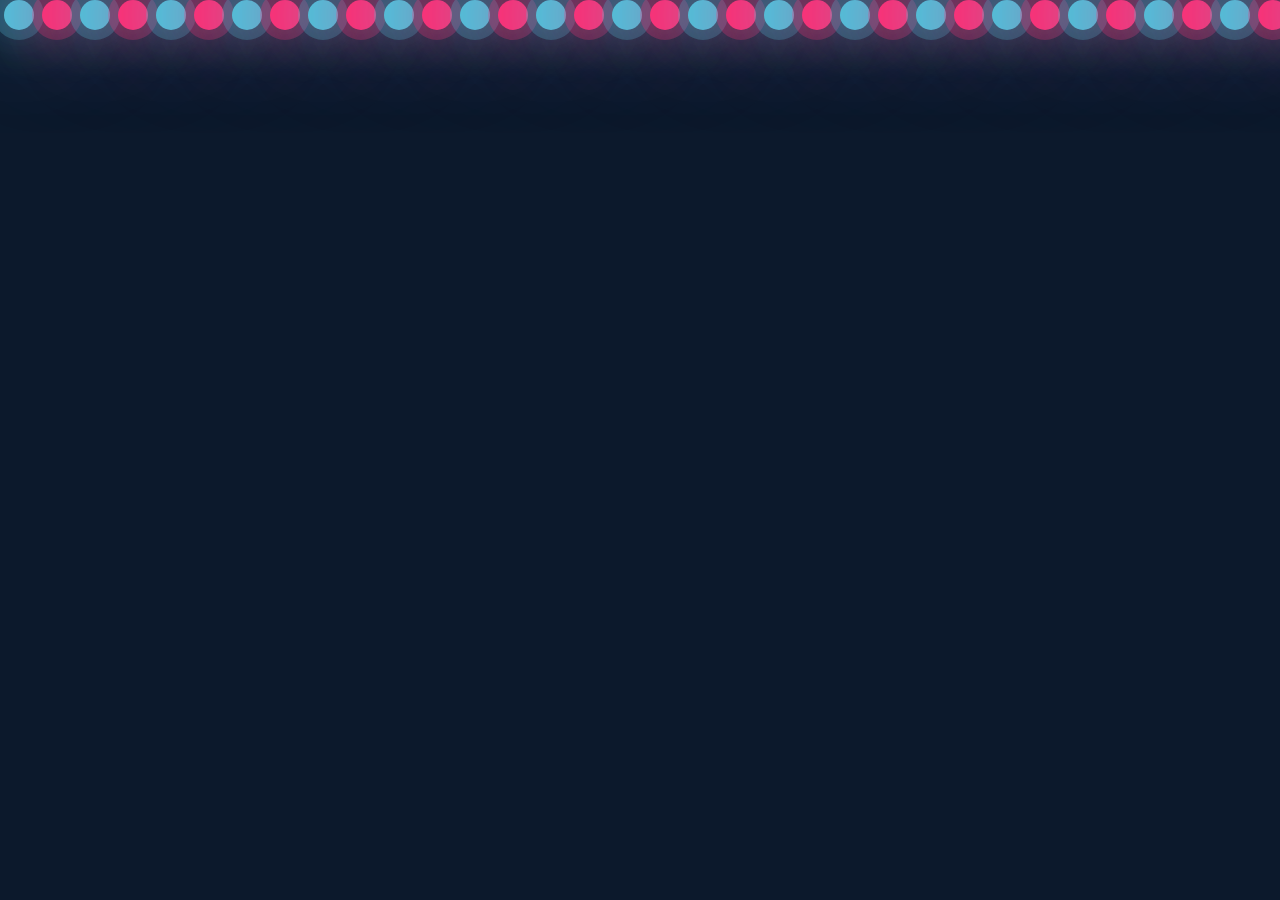
<file: CSSBubblesAnimation/index.html>
<!DOCTYPE html>
<html lang="en">
<head>
	<meta charset="UTF-8">
	<title>CSS Animation Effects</title>
	<link rel="stylesheet" href="style.css">
</head>
<body>
	<div class="container">
		<div class="bubbles">
			<span style="--i:11"></span>
			<span style="--i:12"></span>
			<span style="--i:24"></span>
			<span style="--i:10"></span>
			<span style="--i:14"></span>
			<span style="--i:23"></span>
			<span style="--i:18"></span>
			<span style="--i:16"></span>
			<span style="--i:19"></span>
			<span style="--i:20"></span>
			<span style="--i:22"></span>
			<span style="--i:25"></span>
			<span style="--i:18"></span>
			<span style="--i:21"></span>
			<span style="--i:13"></span>
			<span style="--i:15"></span>
			<span style="--i:26"></span>
			<span style="--i:17"></span>
			<span style="--i:13"></span>
			<span style="--i:28"></span>
			<span style="--i:11"></span>
			<span style="--i:12"></span>
			<span style="--i:24"></span>
			<span style="--i:10"></span>
			<span style="--i:14"></span>
			<span style="--i:23"></span>
			<span style="--i:18"></span>
			<span style="--i:16"></span>
			<span style="--i:19"></span>
			<span style="--i:20"></span>
			<span style="--i:22"></span>
			<span style="--i:25"></span>
			<span style="--i:18"></span>
			<span style="--i:21"></span>
			<span style="--i:13"></span>
			<span style="--i:15"></span>
			<span style="--i:26"></span>
			<span style="--i:17"></span>
			<span style="--i:13"></span>
			<span style="--i:28"></span>
		</div>
	</div>
</body>
</html>
</file>
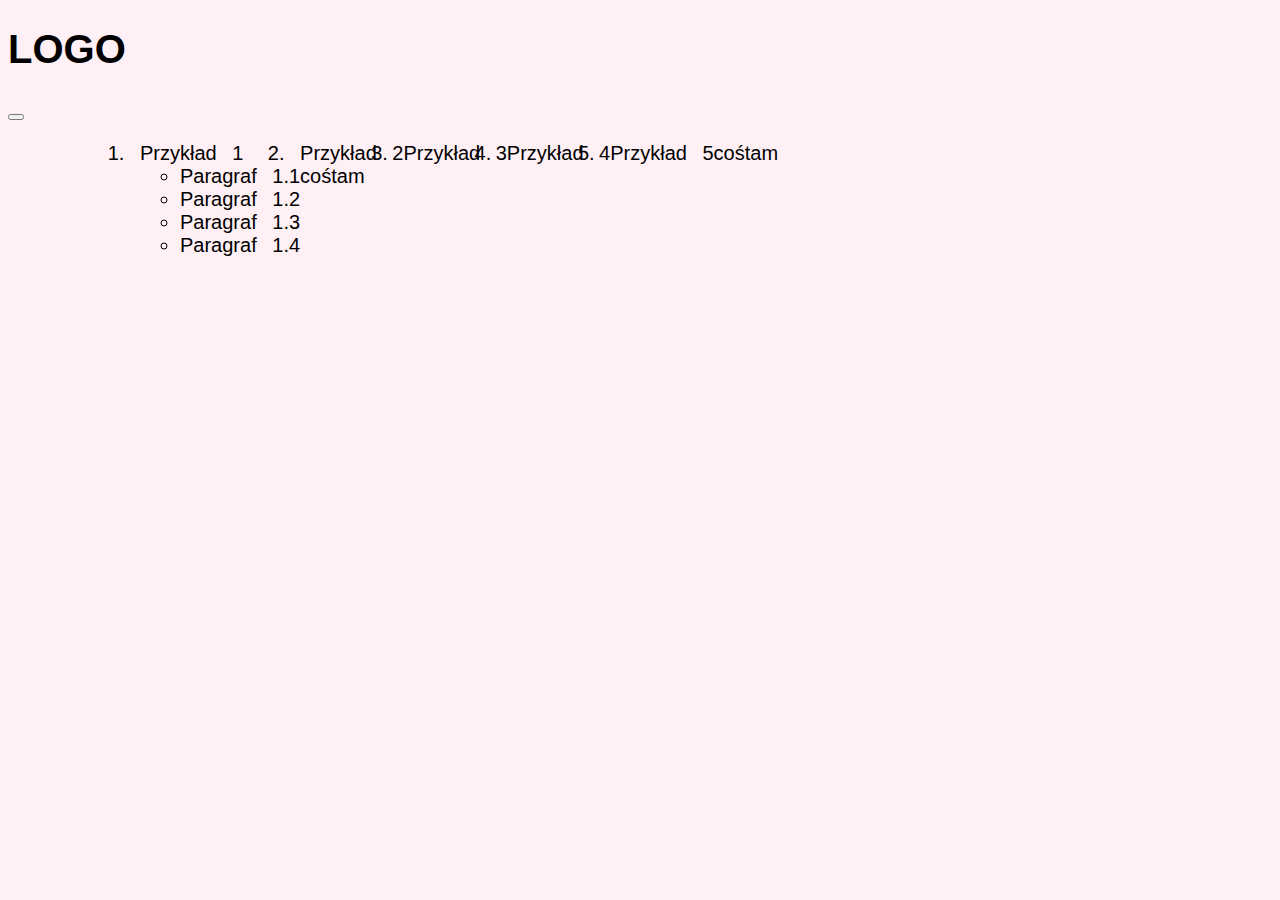
<file: Projekt 1/index.html>
<!DOCTYPE html>
<html lang="en">
<head>
    <meta charset="UTF-8">
    <meta http-equiv="X-UA-Compatible" content="IE=edge">
    <meta name="viewport" content="width=device-width, initial-scale=">
    <title>Strona testowa</title>

    <link rel="stylesheet" href="stylesheet.css">
</head>
<body>
    <header>
        <h1>LOGO</h1>
        <button type="color"></button>
    </header>

    <div id="navbar">
        <ol>
            <li>Przykład 1
                <ul>
                    <li>Paragraf 1.1</li>
                    <li>Paragraf 1.2</li>
                    <li>Paragraf 1.3</li>
                    <li>Paragraf 1.4</li>
                </ul>
            </li>
            
            <li>Przykład 2</li>
            <li>Przykład 3</li>
            <li>Przykład 4</li>
            <li>Przykład 5</li>
        </ol>
    </div>

    <div id="cointainer">

        <div id="left">
            cośtam
        </div>

        <main>
            cośtam
        </main>

        <div id="under">

        </div>
    </div>

    <footer>

    </footer>
</body>
</html>
</file>
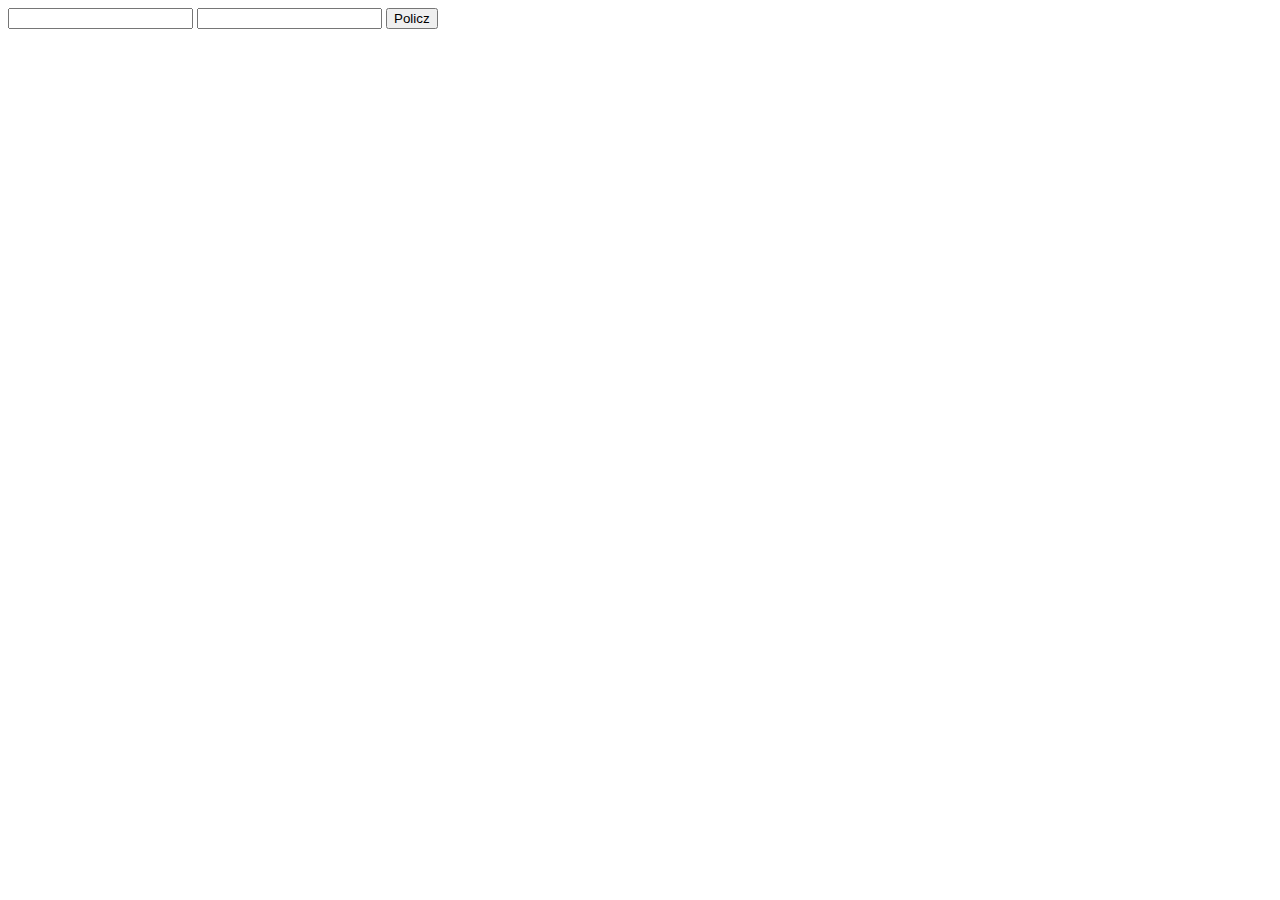
<file: JS/2 liczby pomiędzy/index.html>
<!DOCTYPE html>
<html lang="en">
<head>
    <meta charset="UTF-8">
    <script type="text/javascript">

    function wypisz() {
        var liczba1 = document.getElementById("pole1").value;
        var liczba2 = document.getElementById("pole2").value;
        var napis=""
        for (i=liczba1; i<=liczba2; i++) {
        napis = napis + i + " ";
        }
        for (i=liczba1; i>=liczba2; i--) {
        napis = napis + i + " ";
        }
        document.getElementById("wynik").innerHTML = napis;

        f (liczba1=liczba2) {
            document.getElementById("wynik")="Liczby mają tę samą wartość!"
        }
    }   

    </script>
</head>
<body>
    <input type="text" id="pole1">
    <input type="text" id="pole2">
    <input type="submit" value="Policz" onclick="wypisz()">
    <div id="wynik"></div>
</body>
</html>
</file>
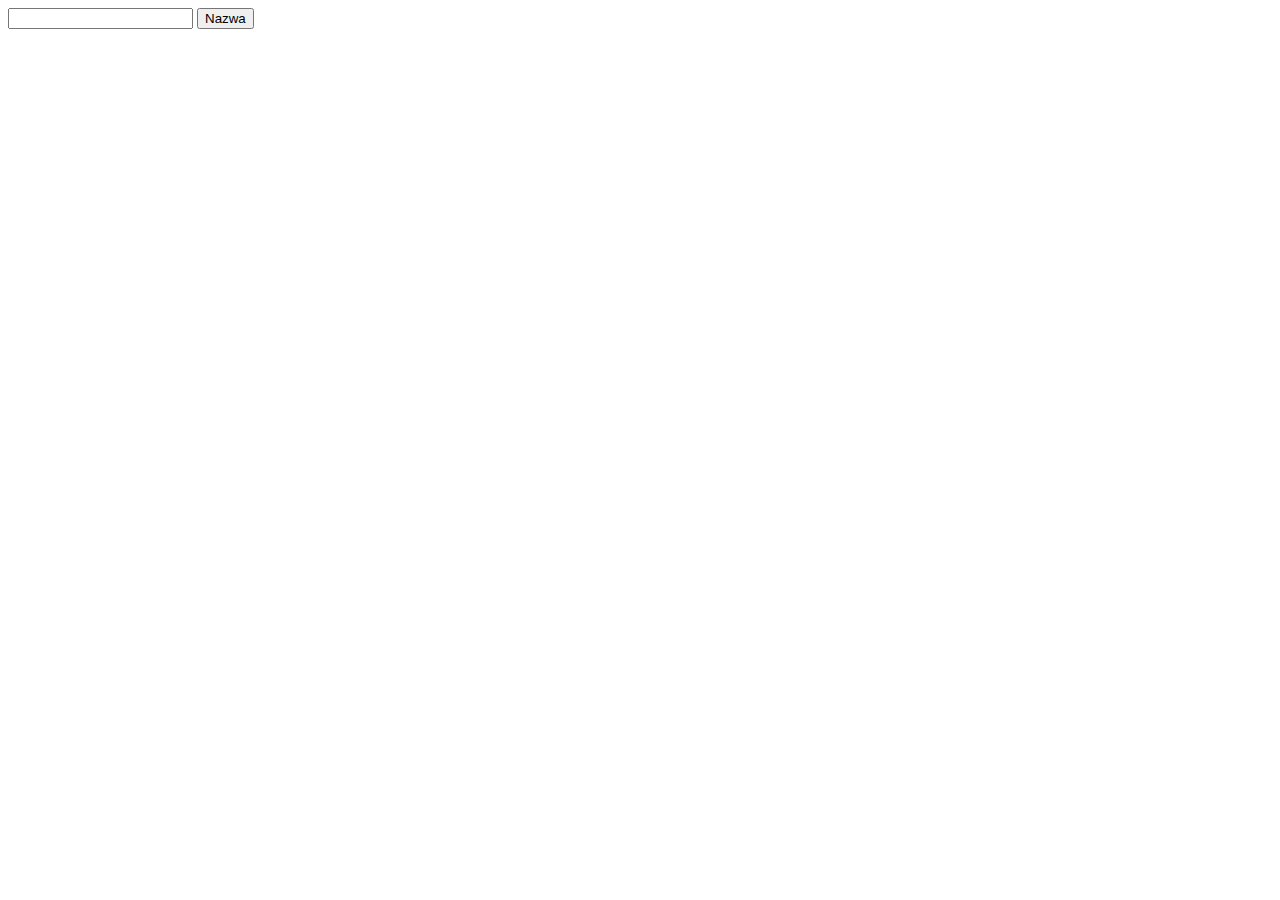
<file: JS/Dodatnia/index.html>
<!DOCTYPE html>
<html lang="en">
<head>
    <meta charset="UTF-8">
    <meta http-equiv="X-UA-Compatible" content="IE=edge">
    <meta name="viewport" content="width=device-width, initial-scale=1.0">
    <title>Document</title>
    <script type="text/javascript" src="answer.js"></script>
</head>
<body>
    <input type="text" id="pole">
    <input type="submit" value="Nazwa" onclick="nazwafunkcji()">
    <div id="wynik"></div>
</body>
</html>
</file>
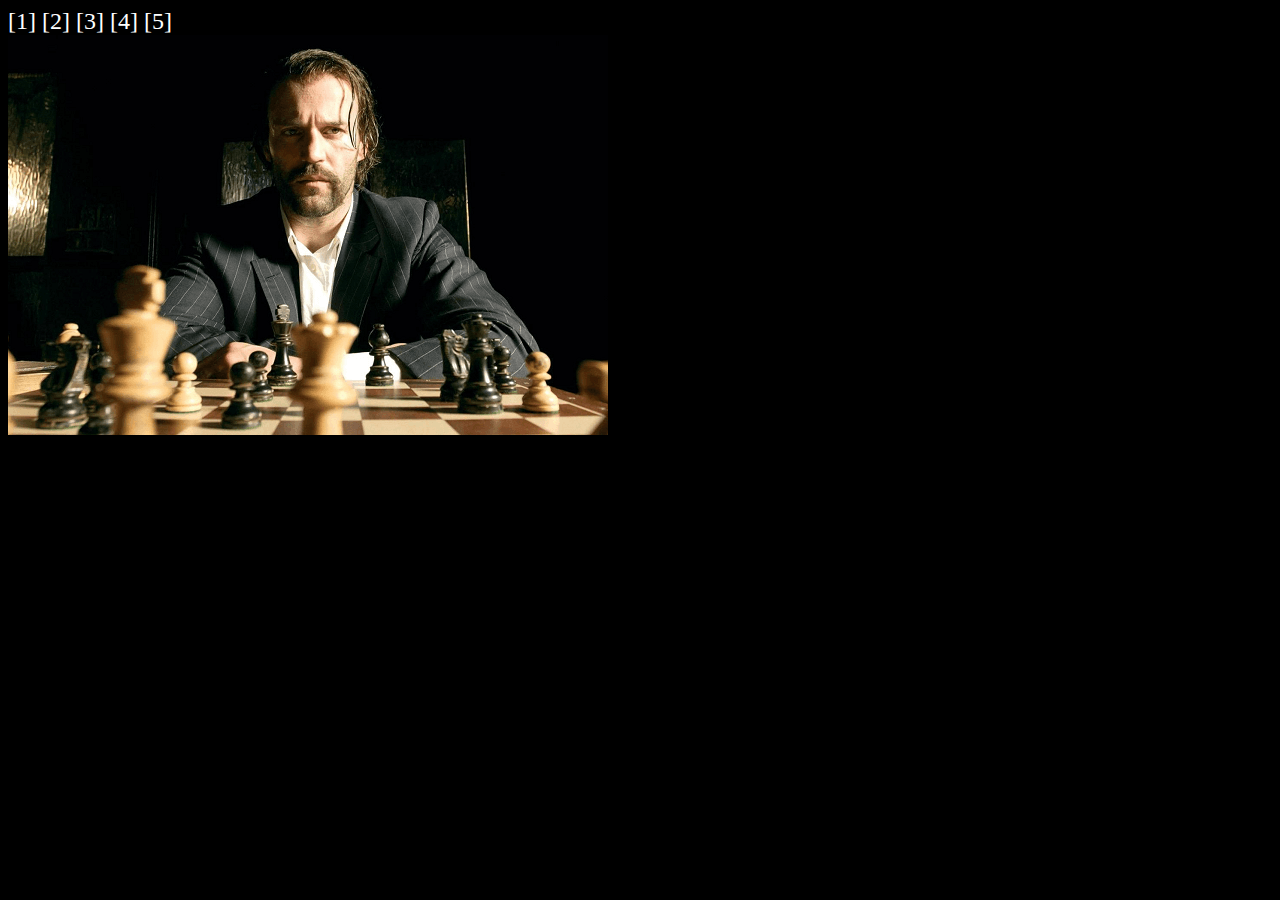
<file: JS/Slayder/index.html>
<!DOCTYPE html>
<html lang="en">
<head>
    <meta charset="UTF-8">
    <meta http-equiv="X-UA-Compatible" content="IE=edge">
    <meta name="viewport" content="width=device-width, initial-scale=1.0">
    <title>Document</title>
    <script src="http://code.jquery.com/jquery-1.11.2.min.js"></script>
    <link rel="stylesheet" href="style.css">
    <script type="text/javascript" src="java.js"></script>
    
</head>
<body onload="zmienslajd()">
    <span onclick="ustawslajd(1)" style="cursor:pointer;">[1]</span>
    <span onclick="ustawslajd(2)" style="cursor:pointer;">[2]</span>
    <span onclick="ustawslajd(3)" style="cursor:pointer;">[3]</span>
    <span onclick="ustawslajd(4)" style="cursor:pointer;">[4]</span>
    <span onclick="ustawslajd(5)" style="cursor:pointer;">[5]</span>
    <div id="slajder"></div>
    
</body>
</html>
</file>
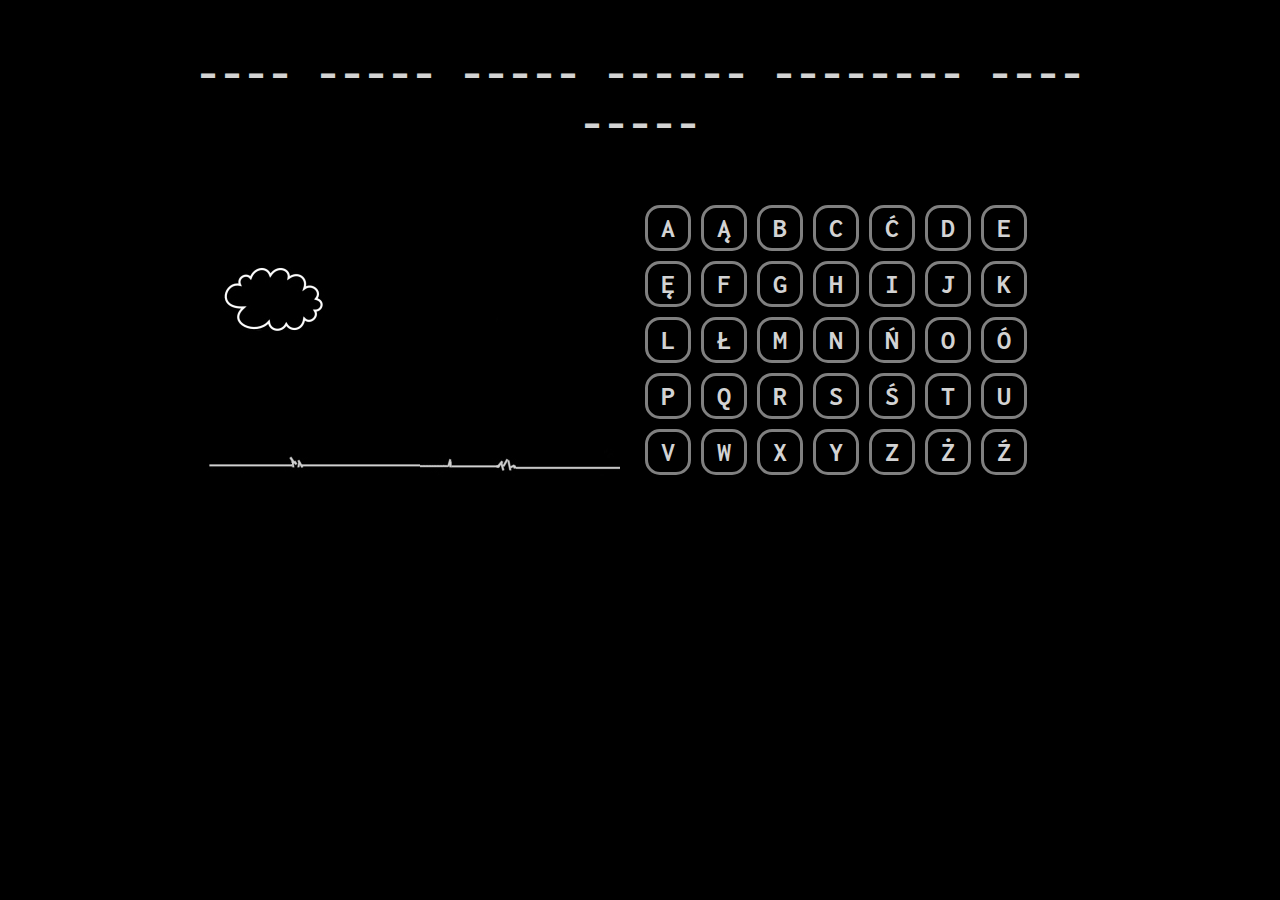
<file: JS/Wisielec/index.html>
<!DOCTYPE html>
<html lang="en">
<head>
    <meta charset="UTF-8">
    <meta http-equiv="X-UA-Compatible" content="IE=edge">
    <meta name="viewport" content="width=device-width, initial-scale=1.0">
    <title>Document</title>
    <link rel="stylesheet" href="style.css">
    <script type="text/javascript" src="java.js"></script>
    <link rel="preconnect" href="https://fonts.googleapis.com">
    <link rel="preconnect" href="https://fonts.gstatic.com" crossorigin>
    <link href="https://fonts.googleapis.com/css2?family=Inconsolata:wght@700&display=swap" rel="stylesheet">
</head>
<body>
    <div id="container">
        <div id="plansza"></div>
        <div id="szubienica">
            <img src="img/s0.jpg" alt="">
        </div>
        <div id="alfabet"></div>
        <div style="clear: both;"></div>

    </div>
</body>
</html>
</file>
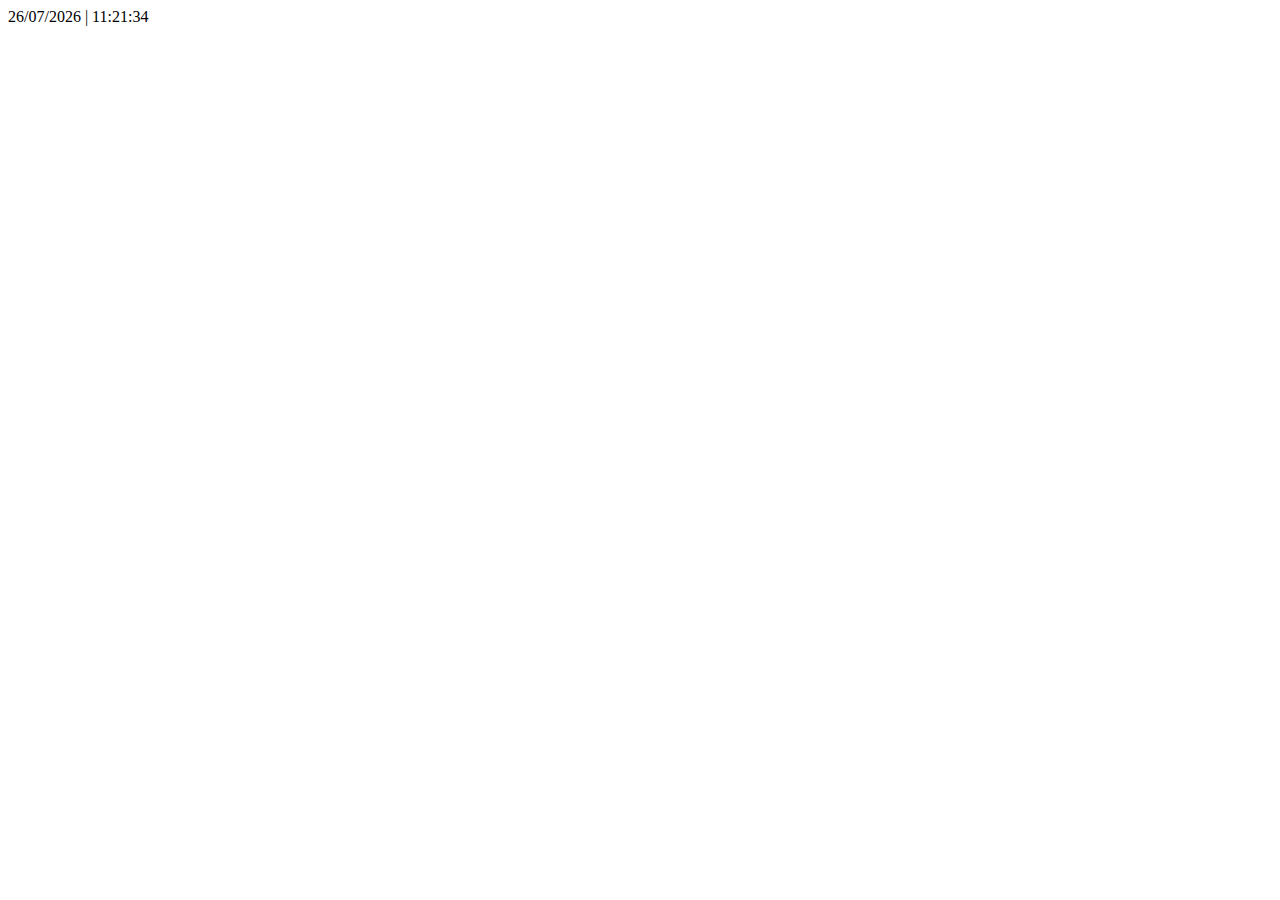
<file: JS/Zegar/index.html>
<!DOCTYPE html>
<html lang="en">
<head>
    <meta charset="UTF-8">
    <meta http-equiv="X-UA-Compatible" content="IE=edge">
    <meta name="viewport" content="width=device-width, initial-scale=1.0">
    <title>Document</title>
    <script type="text/javascript" src="timer.js"></script>

</head>
<body onload="nazwafunkcji()";>
    <div id="timer">
    </div>
</body>
</html>
</file>
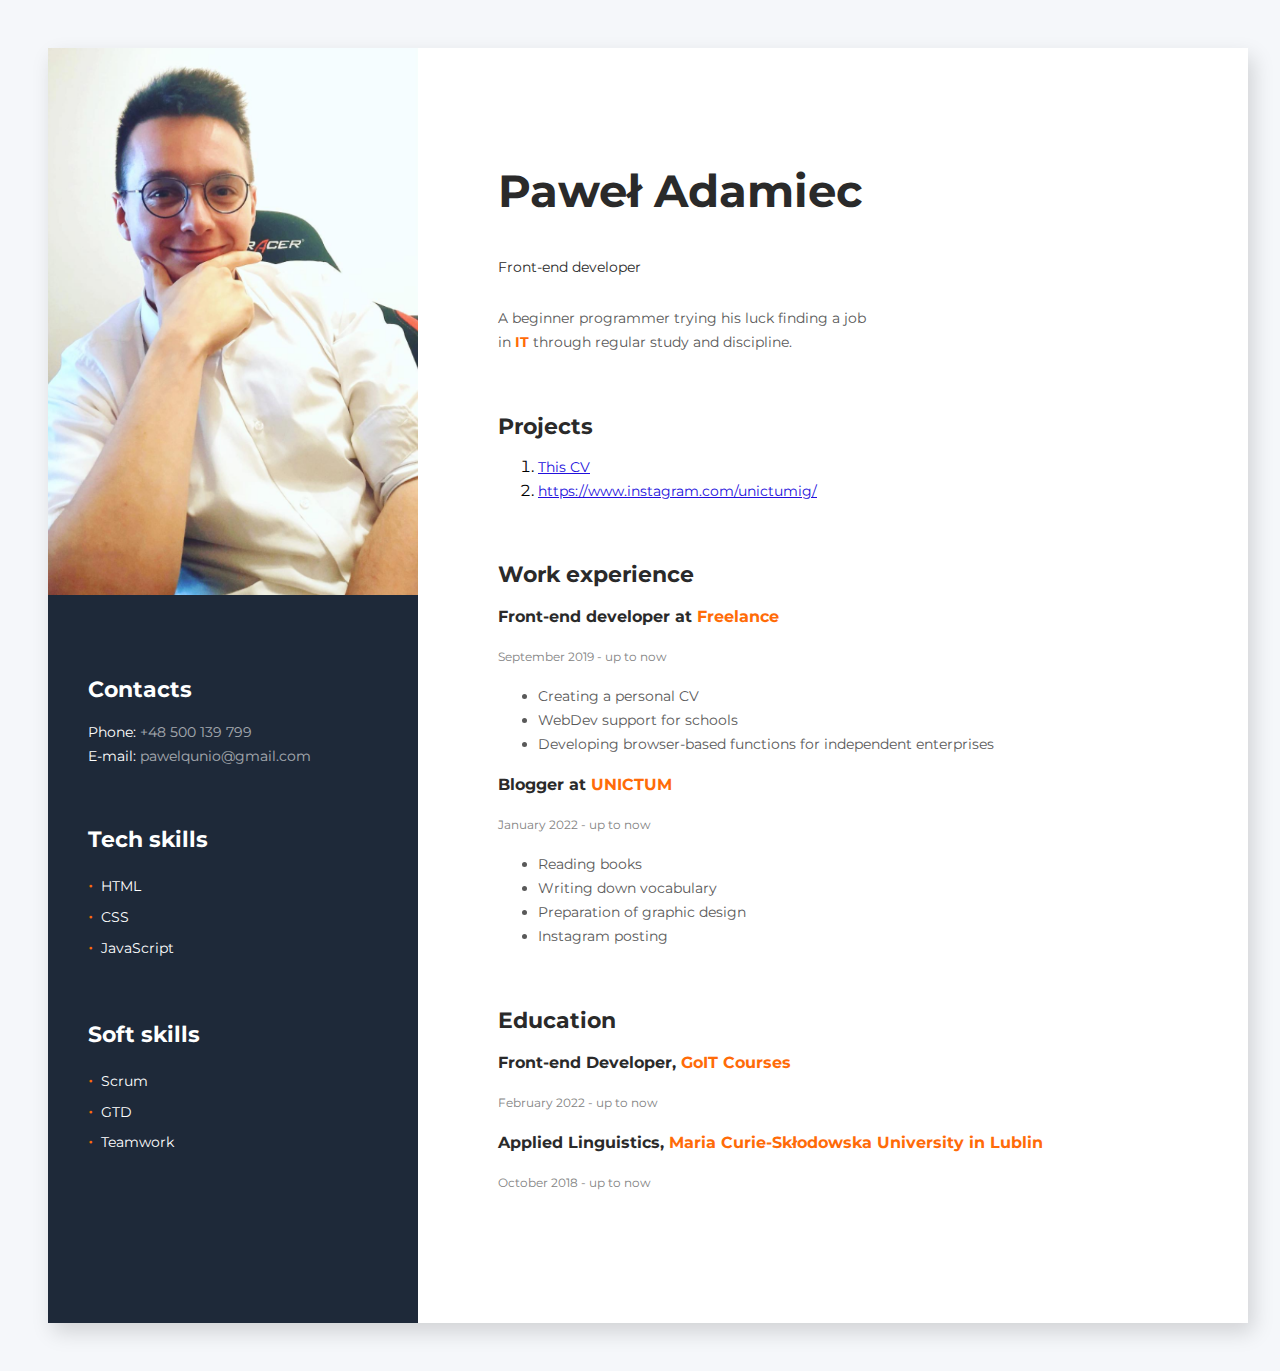
<file: Moje CV/Moje CV/index.html>
<!DOCTYPE html>
<html lang="en">
  <head>
    <meta charset="UTF-8" />
    <meta name="viewport" content="width=device-width, initial-scale=1.0" />
    <title>My resume</title>
    <link rel="stylesheet" href="./css/animate.css" >
    <link rel="stylesheet" href="./css/style.css" />
    <link href="https://fonts.googleapis.com/css2?family=Montserrat:wght@400;700&display=swap" rel="stylesheet">
  </head>
  <body>
    <div class="container">
      <aside class="left-side">
        <img
          src="./images/photo.jpg"
          alt="My photo"
          width="370"
          class="photo"
        />

        <section class="contacts">
          <h2 class="contacts-title">Contacts</h2>
          <ul class="contacts-list">
            <li class="contacts-item">
              Phone:
              <a href="tel:+48500139799" class="contacts-link"
                >+48 500 139 799</a
              >
            </li>
            <li class="contacts-item">
              E-mail:
              <a href="mailto:pawelqunio@gmail.com" class="contacts-link"
                >pawelqunio@gmail.com</a
              >
            </li>
          </ul>
        </section>

        <section class="skills">
          <h2 class="skills-title">
            Tech skills
          </h2>
          <ul class="skills-list">
            <li class="skills-item">HTML</li>
            <li class="skills-item">CSS</li>
            <li class="skills-item">JavaScript</li>
          </ul>
        </section>
        <section class="skills">
          <h2 class="skills-title">
            Soft skills
          </h2>
          <ul class="skills-list">
            <li class="skills-item">Scrum</li>
            <li class="skills-item">GTD</li>
            <li class="skills-item">Teamwork</li>
          </ul>
        </section>
      </aside>
      <div class="right-side">
        <section class="bio">
          <h1 class="bio-title">Paweł Adamiec</h1>
          <p class="bio-occupation">
            Front-end developer
          </p>
          <p class="bio-about">
            A beginner programmer trying his luck finding a job <br> in <span class="accent"><strong>IT</strong></span> through regular study and discipline.
          </p>
        </section>
        <section class="projects">
          <h2 class="projects-title">Projects</h2>

          <ol>
            <li>
              <a href="https://barbershop.goit.global/" class="projects-link">
                This CV
              </a>
            </li>
            <li>
              <a href="https://www.instagram.com/unictumig/" class="projects-link">
                https://www.instagram.com/unictumig/
              </a>
            </li>
          </ol>
        </section>
        <section class="jobs">
          <h2 class="jobs-title">
            Work experience
          </h2>

          <h3 class="jobs-occupation">
            Front-end developer at
            <span class="accent">Freelance</span>
          </h3>

          <p class="jobs-time">
            September 2019 - up to now
          </p>

          <ul class="experience">
            <li class="experience-item">
              Creating a personal CV
            </li>
            <li class="experience-item">
              WebDev support for schools
            </li>
            <li class="experience-item">
              Developing browser-based functions for independent enterprises
            </li>
          </ul>

          <h3 class="jobs-occupation">
            Blogger at <span class="accent">UNICTUM</span>
          </h3>
          <p class="jobs-time">January 2022 - up to now</p>
          <ul class="experience">
            <li class="experience-item">Reading books</li>
            <li class="experience-item">Writing down vocabulary</li>
            <li class="experience-item">Preparation of graphic design</li>
            <li class="experience-item">Instagram posting</li>
          </ul>
        </section>

        <section class="education">
          <h2 class="education-title">Education</h2>

          <h3 class="education-degree">
            Front-end Developer, <span class="accent">GoIT Courses</span>
          </h3>
          <p class="education-time">February 2022 - up to now</p>

          <h3 class="education-degree">
            Applied Linguistics, <span class="accent">Maria Curie-Skłodowska University in Lublin</span>
          </h3>
          <p class="education-time">October 2018 - up to now</p>

          
        </section>
      </div>
    </div>
  </body>
</html>
</file>
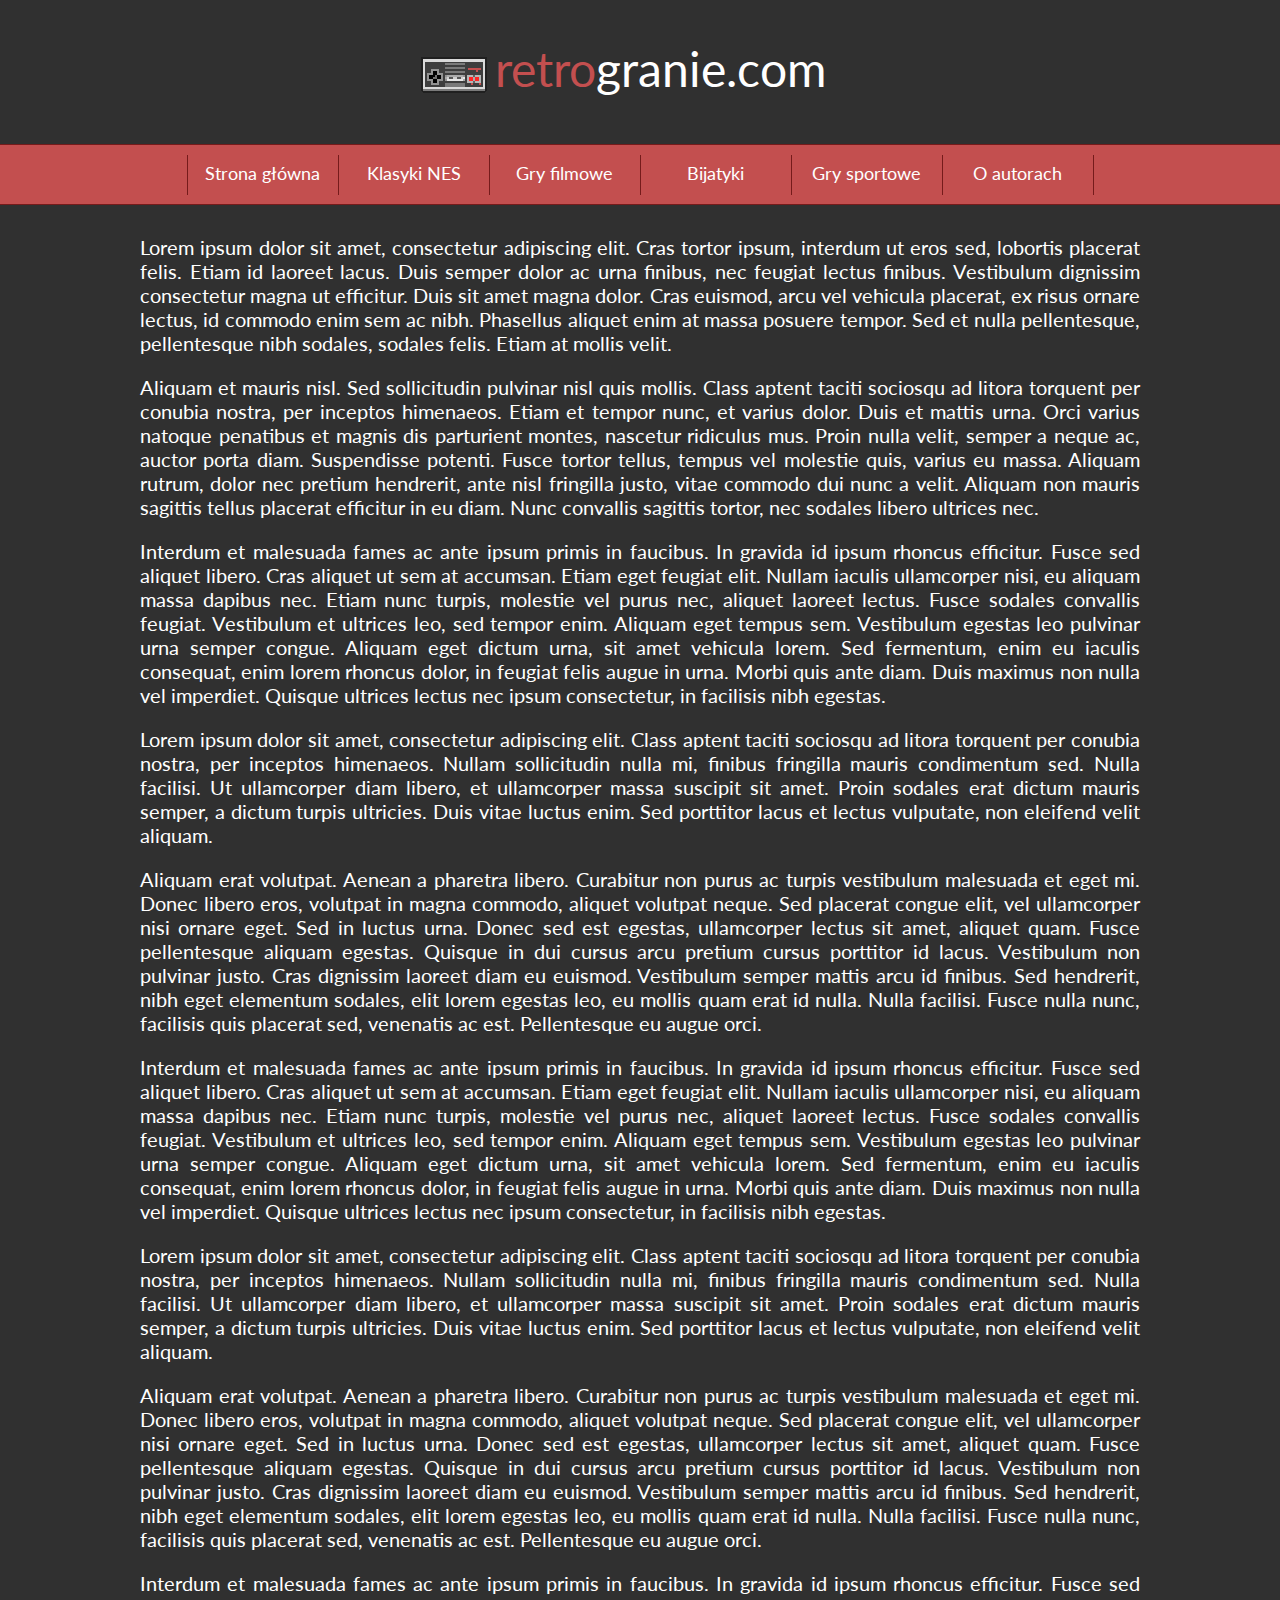
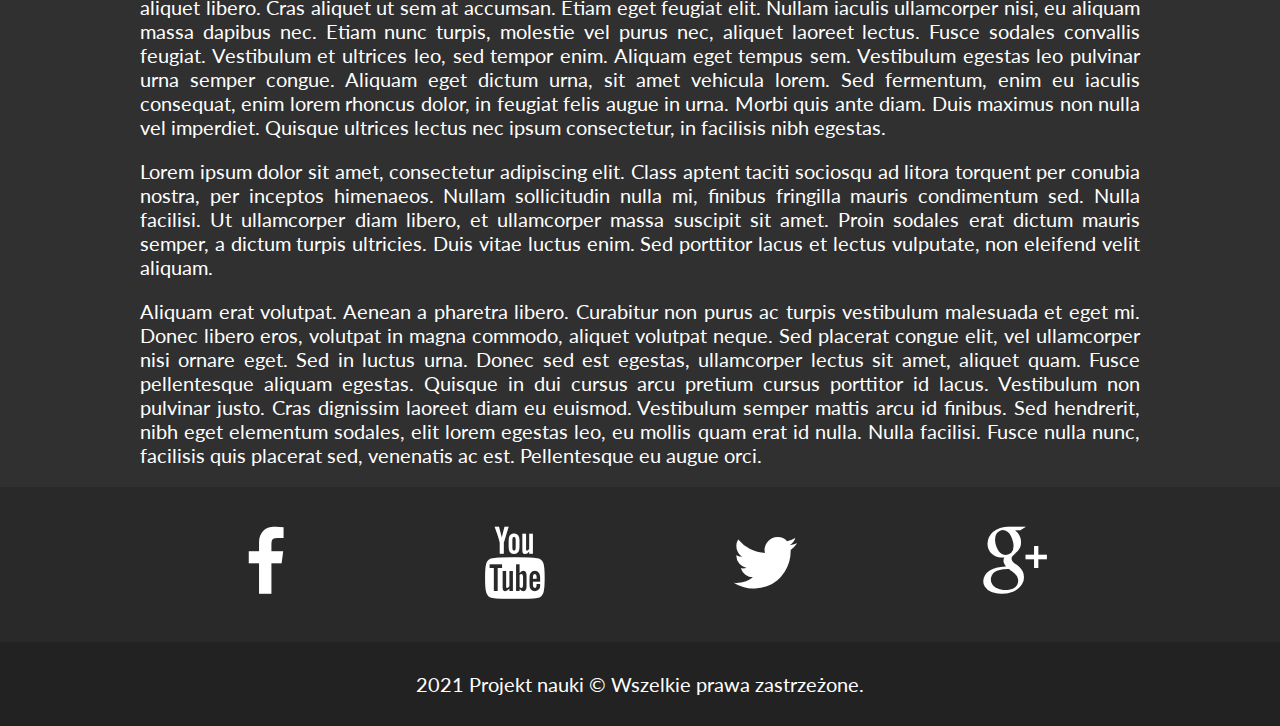
<file: Stare/Stickybar/index.html>
<!DOCTYPE html>
<html lang="en">
<head>
    <meta charset="UTF-8">
    <meta http-equiv="X-UA-Compatible" content="IE=edge">
    <meta name="viewport" content="width=device-width, initial-scale=1.0">
    <title>Document</title>

    <link href="style.css" rel="stylesheet"/>

    <link rel="preconnect" href="https://fonts.googleapis.com">
    <link rel="preconnect" href="https://fonts.gstatic.com" crossorigin>
    <link href="https://fonts.googleapis.com/css2?family=Lato&display=swap" rel="stylesheet">
    
    <link href="css/fontello.css" rel="stylesheet"/>

    <script src="jquery-3.6.0.min.js"></script>
    <script>

        $(document).ready(function() {
        var NavY = $('.navbar').offset().top;
        
        var stickyNav = function(){
        var ScrollY = $(window).scrollTop();
            
        if (ScrollY > NavY) { 
            $('.navbar').addClass('sticky');
        } else {
            $('.navbar').removeClass('sticky'); 
        }
        };
        
        stickyNav();
        
        $(window).scroll(function() {
            stickyNav();
        });
        });
        
    </script>

    

</head>
<body>
    <div class="wrapper">
        <div class="header">
            <div class="logo">
                <img src="pad.png" style="float: left;"/>
                <span style="color: #c34f4f;">retro</span>granie.com</div>
                <div style="clear:both;"></div>
        </div>

        <div class="navbar">
            <ol>
                <li><a href="#">Strona główna</a></li> 
                <li><a href="#">Klasyki NES</a>
                    <ul>
                        <li><a href="#">Contra</a></li>
                        <li><a href="#">Mario Bros</a></li>
                        <li><a href="#">Duck Tales</a></li>
                        <li><a href="#">Legend of Zelda</a></li>
                    </ul>
                </li> 
                <li><a href="#">Gry filmowe</a>
                    <ul>
                        <li><a href="#">Home Alone</a></li>
                        <li><a href="#">Dick Tracy</a></li>
                        <li><a href="#">The Simpsons</a></li>
                        <li><a href="#">Top Gun</a></li>
                    </ul>
                </li> 
                <li><a href="#">Bijatyki</a>
                    <ul>
                        <li><a href="#">Mortal Kombat</a></li>
                        <li><a href="#">Nekketsu K.D.</a></li>
                        <li><a href="#">Double Dragon</a></li>
                        <li><a href="#">Turtles T.</a></li>
                    </ul>
                </li> 
                <li><a href="#">Gry sportowe</a>
                    <ul>
                        <li><a href="#">Goal 3</a></li>
                        <li><a href="#">Excitebike</a></li>
                        <li><a href="#">Ike Ike Hockey</a></li>
                        <li><a href="#">Tennis</a></li>
                    </ul>
                </li> 
                <li><a href="#">O autorach</a></li> 
                <div style="clear:both"></div>
            </ol>
        </div>
        <div class="content">
            <p>Lorem ipsum dolor sit amet, consectetur adipiscing elit. Cras tortor ipsum, interdum ut eros sed, lobortis placerat felis. Etiam id laoreet lacus. Duis semper dolor ac urna finibus, nec feugiat lectus finibus. Vestibulum dignissim consectetur magna ut efficitur. Duis sit amet magna dolor. Cras euismod, arcu vel vehicula placerat, ex risus ornare lectus, id commodo enim sem ac nibh. Phasellus aliquet enim at massa posuere tempor. Sed et nulla pellentesque, pellentesque nibh sodales, sodales felis. Etiam at mollis velit.</p>
            <p>Aliquam et mauris nisl. Sed sollicitudin pulvinar nisl quis mollis. Class aptent taciti sociosqu ad litora torquent per conubia nostra, per inceptos himenaeos. Etiam et tempor nunc, et varius dolor. Duis et mattis urna. Orci varius natoque penatibus et magnis dis parturient montes, nascetur ridiculus mus. Proin nulla velit, semper a neque ac, auctor porta diam. Suspendisse potenti. Fusce tortor tellus, tempus vel molestie quis, varius eu massa. Aliquam rutrum, dolor nec pretium hendrerit, ante nisl fringilla justo, vitae commodo dui nunc a velit. Aliquam non mauris sagittis tellus placerat efficitur in eu diam. Nunc convallis sagittis tortor, nec sodales libero ultrices nec.</p>
            <p>Interdum et malesuada fames ac ante ipsum primis in faucibus. In gravida id ipsum rhoncus efficitur. Fusce sed aliquet libero. Cras aliquet ut sem at accumsan. Etiam eget feugiat elit. Nullam iaculis ullamcorper nisi, eu aliquam massa dapibus nec. Etiam nunc turpis, molestie vel purus nec, aliquet laoreet lectus. Fusce sodales convallis feugiat. Vestibulum et ultrices leo, sed tempor enim. Aliquam eget tempus sem. Vestibulum egestas leo pulvinar urna semper congue. Aliquam eget dictum urna, sit amet vehicula lorem. Sed fermentum, enim eu iaculis consequat, enim lorem rhoncus dolor, in feugiat felis augue in urna. Morbi quis ante diam. Duis maximus non nulla vel imperdiet. Quisque ultrices lectus nec ipsum consectetur, in facilisis nibh egestas.</p>
            <p>Lorem ipsum dolor sit amet, consectetur adipiscing elit. Class aptent taciti sociosqu ad litora torquent per conubia nostra, per inceptos himenaeos. Nullam sollicitudin nulla mi, finibus fringilla mauris condimentum sed. Nulla facilisi. Ut ullamcorper diam libero, et ullamcorper massa suscipit sit amet. Proin sodales erat dictum mauris semper, a dictum turpis ultricies. Duis vitae luctus enim. Sed porttitor lacus et lectus vulputate, non eleifend velit aliquam.</p>
            <p>Aliquam erat volutpat. Aenean a pharetra libero. Curabitur non purus ac turpis vestibulum malesuada et eget mi. Donec libero eros, volutpat in magna commodo, aliquet volutpat neque. Sed placerat congue elit, vel ullamcorper nisi ornare eget. Sed in luctus urna. Donec sed est egestas, ullamcorper lectus sit amet, aliquet quam. Fusce pellentesque aliquam egestas. Quisque in dui cursus arcu pretium cursus porttitor id lacus. Vestibulum non pulvinar justo. Cras dignissim laoreet diam eu euismod. Vestibulum semper mattis arcu id finibus. Sed hendrerit, nibh eget elementum sodales, elit lorem egestas leo, eu mollis quam erat id nulla. Nulla facilisi. Fusce nulla nunc, facilisis quis placerat sed, venenatis ac est. Pellentesque eu augue orci.</p>
            <p>Interdum et malesuada fames ac ante ipsum primis in faucibus. In gravida id ipsum rhoncus efficitur. Fusce sed aliquet libero. Cras aliquet ut sem at accumsan. Etiam eget feugiat elit. Nullam iaculis ullamcorper nisi, eu aliquam massa dapibus nec. Etiam nunc turpis, molestie vel purus nec, aliquet laoreet lectus. Fusce sodales convallis feugiat. Vestibulum et ultrices leo, sed tempor enim. Aliquam eget tempus sem. Vestibulum egestas leo pulvinar urna semper congue. Aliquam eget dictum urna, sit amet vehicula lorem. Sed fermentum, enim eu iaculis consequat, enim lorem rhoncus dolor, in feugiat felis augue in urna. Morbi quis ante diam. Duis maximus non nulla vel imperdiet. Quisque ultrices lectus nec ipsum consectetur, in facilisis nibh egestas.</p>
            <p>Lorem ipsum dolor sit amet, consectetur adipiscing elit. Class aptent taciti sociosqu ad litora torquent per conubia nostra, per inceptos himenaeos. Nullam sollicitudin nulla mi, finibus fringilla mauris condimentum sed. Nulla facilisi. Ut ullamcorper diam libero, et ullamcorper massa suscipit sit amet. Proin sodales erat dictum mauris semper, a dictum turpis ultricies. Duis vitae luctus enim. Sed porttitor lacus et lectus vulputate, non eleifend velit aliquam.</p>
            <p>Aliquam erat volutpat. Aenean a pharetra libero. Curabitur non purus ac turpis vestibulum malesuada et eget mi. Donec libero eros, volutpat in magna commodo, aliquet volutpat neque. Sed placerat congue elit, vel ullamcorper nisi ornare eget. Sed in luctus urna. Donec sed est egestas, ullamcorper lectus sit amet, aliquet quam. Fusce pellentesque aliquam egestas. Quisque in dui cursus arcu pretium cursus porttitor id lacus. Vestibulum non pulvinar justo. Cras dignissim laoreet diam eu euismod. Vestibulum semper mattis arcu id finibus. Sed hendrerit, nibh eget elementum sodales, elit lorem egestas leo, eu mollis quam erat id nulla. Nulla facilisi. Fusce nulla nunc, facilisis quis placerat sed, venenatis ac est. Pellentesque eu augue orci.</p>
            <p>Interdum et malesuada fames ac ante ipsum primis in faucibus. In gravida id ipsum rhoncus efficitur. Fusce sed aliquet libero. Cras aliquet ut sem at accumsan. Etiam eget feugiat elit. Nullam iaculis ullamcorper nisi, eu aliquam massa dapibus nec. Etiam nunc turpis, molestie vel purus nec, aliquet laoreet lectus. Fusce sodales convallis feugiat. Vestibulum et ultrices leo, sed tempor enim. Aliquam eget tempus sem. Vestibulum egestas leo pulvinar urna semper congue. Aliquam eget dictum urna, sit amet vehicula lorem. Sed fermentum, enim eu iaculis consequat, enim lorem rhoncus dolor, in feugiat felis augue in urna. Morbi quis ante diam. Duis maximus non nulla vel imperdiet. Quisque ultrices lectus nec ipsum consectetur, in facilisis nibh egestas.</p>
            <p>Lorem ipsum dolor sit amet, consectetur adipiscing elit. Class aptent taciti sociosqu ad litora torquent per conubia nostra, per inceptos himenaeos. Nullam sollicitudin nulla mi, finibus fringilla mauris condimentum sed. Nulla facilisi. Ut ullamcorper diam libero, et ullamcorper massa suscipit sit amet. Proin sodales erat dictum mauris semper, a dictum turpis ultricies. Duis vitae luctus enim. Sed porttitor lacus et lectus vulputate, non eleifend velit aliquam.</p>
            <p>Aliquam erat volutpat. Aenean a pharetra libero. Curabitur non purus ac turpis vestibulum malesuada et eget mi. Donec libero eros, volutpat in magna commodo, aliquet volutpat neque. Sed placerat congue elit, vel ullamcorper nisi ornare eget. Sed in luctus urna. Donec sed est egestas, ullamcorper lectus sit amet, aliquet quam. Fusce pellentesque aliquam egestas. Quisque in dui cursus arcu pretium cursus porttitor id lacus. Vestibulum non pulvinar justo. Cras dignissim laoreet diam eu euismod. Vestibulum semper mattis arcu id finibus. Sed hendrerit, nibh eget elementum sodales, elit lorem egestas leo, eu mollis quam erat id nulla. Nulla facilisi. Fusce nulla nunc, facilisis quis placerat sed, venenatis ac est. Pellentesque eu augue orci.</p>
        </div>
        <div class="socials">
            <div class="socialdivs">
                <div class="fb" >
                    <a href="http://wwww.facebook.pl" target="_blank" class="tilelink">
                    <i class="icon-facebook"></i></a></div>
                <div class="yt">
                    <a href="https://wwww.facebook.pl" target="_blank" class="tilelink">
                    <i class="icon-youtube"></i></a></div>
                <div class="tw">
                    <a href="https://wwww.facebook.pl" target="_blank" class="tilelink">
                    <i class="icon-twitter"></i></a></div>
                <div class="gplus">
                    <a href="https://wwww.facebook.pl" target="_blank" class="tilelink">
                    <i class="icon-gplus"></i></a></div>
                <div style="clear:both"></div>
            </div>
        </div>
        <div class="footer">
            2021 Projekt nauki &copy; Wszelkie prawa zastrzeżone.
        </div>




    </div>
</body>
</html>
</file>
<file: CSSBubblesAnimation/style.css>
*
{
	margin: 0;
	padding: 0;
	box-sizing: border-box;
}
body 
{
	display: flex;
	justify-content: center;
	align-items: center;
	min-height: 100vh;
	background: #0c192c;
}
.container 
{
	position: relative;
	width: 100%;
	height: 100vh;
	overflow: hidden;
}
.bubbles 
{
	position: relative;
	display: flex;
}
.bubbles span 
{
	position: relative;
	min-width: 30px;
	height: 30px;
	background: #4fc3dc;
	box-shadow: 0 0 0 10px #4fc3dc44,
	0 0 50px #4fc3dc,
	0 0 100px #4fc3dc;
	margin: 0 4px;
	border-radius: 50%;
	animation: animate 15s linear infinite;
	animation-duration: calc(75s / var(--i));
}
.bubbles span:nth-child(even) 
{
	background: #ff2d75;
	box-shadow: 0 0 0 10px #ff2d7544,
	0 0 50px #ff2d75,
	0 0 100px #ff2d75;
}
@keyframes animate 
{
	0% 
	{
		transform: translateY(100vh) scale(0);
	}
	100% 
	{
		transform: translateY(-10vh) scale(1);
	}
}
</file>
<file: Projekt 1/stylesheet.css>
body {
    font-family: Arial, Helvetica, sans-serif;
    font-size: 20px;
    background-color: lavenderblush;
}

#navbar {
    background-color: darkcyan;
    width: 1080px;
    margin-left: auto;
    margin-right: auto;
}

#navbar > ol > li {
    float: left;
    word-spacing: 10px;
    min-width: 50px;
}
</file>
<file: JS/Slayder/style.css>
body {
    background-color: black;
    font-size: 24px;
    color: white;
}
</file>
<file: JS/Wisielec/style.css>
body {
    background-color: black;
    color: lightgray;
    font-size: 28px;
    font-family: 'Inconsolata', monospace;
    font-weight: 700;
}

#container {
    width: 900px;
    margin-left: auto;
    margin-right: auto;
}

#plansza {
    width: 900px;
    margin-top: 50px;
    margin-bottom: 50px;
    text-align: center;
    font-size: 48px;
    min-height: 60px;
}

#szubienica {
    float: left;
    width: 450px;
    text-align: center;
    min-height: 280px;
}

#alfabet {
    float: left;
    width: 450px;
    text-align: center;
    min-height: 280px;
}

.litera {
    width: 30px;
    height: 30px;
    text-align: center;
    padding: 5px;
    margin: 5px;
    border: 3px solid gray;
    float: left;
    cursor: pointer;
    border-radius: 15px;
}

.litera:hover {
    background-color: #222222;
    color: white;
    border: 3px solid white;
}

.reset {
    color: green;
    cursor: pointer;
    font-size: 48px;
}

.reset:hover {
    color: white;
}
</file>
<file: Moje CV/Moje CV/css/style.css>
body {
  background-color: #f5f7fa;
  padding: 40px;
  font-family: 'Montserrat', sans-serif;
}

.container {
  display: flex;
  width: 1200px;
  margin-left: auto;
  margin-right: auto;

  background-color: #fff;
  box-shadow: 5px 9px 20px rgba(0, 0, 0, 0.15);
}

.bio,
.projects,
.jobs,
.education {
  margin-bottom: 60px;
}

.right-side {
  width: 830px;
  padding-left: 80px;
  padding-right: 200px;
  padding-top: 68px;
  padding-bottom: 68px;
}

.bio-title {
  font-size: 45px;
  line-height: 2;
  margin-bottom: 20px;
}

.bio-occupation {
  margin-bottom: 27px;
}

.bio-title,
.bio-occupation {
  color: #2a2a2a;
}

.bio-occupation,
.bio-about {
  font-size: 14px;
  line-height: 1.714;
}

.bio-about {
  color: #595959;
}

.projects-title {
  margin-bottom: 14px;
  color: #2a2a2a;
  font-size: 22px;
  line-height: 24px;
}

.projects-link {
  color: #220fdc;
  font-size: 14px;
  line-height: 24px;
}

.projects-link:hover {
  color: #ff6b08;
}

.jobs-title,
.education-title {
  color: #2a2a2a;
  font-size: 22px;
  line-height: 1.091;
}

.jobs-occupation,
.education-degree {
  color: #2a2a2a;
  font-size: 16px;
  line-height: 1.5;
}

.jobs-time,
.education-time {
  color: #828282;
  font-size: 12px;
  line-height: 2;
}

.experience-item {
  color: #595959;
  font-size: 14px;
  line-height: 1.714;
}

.accent {
  color: #ff6b08;
}

/* ========= left-side ========= */

.left-side {
  width: 370px;
  background-color: #1e2939;
  color: #fff;
}

.skills-title {
  font-size: 22px;
  line-height: 1.091;
}

.skills-item {
  font-size: 14px;
  line-height: 1.714;
}

.skills-list {
  list-style: none;
  padding-left: 0;
}

.skills-item::before {
  content: "\2022";
  margin-right: 8px;
  color: #ff6b08;
  font-size: 18px;
}

.photo {
  width: 370px;
}

.photo,
.contacts,
.skills,
.widget {
  margin-bottom: 60px;
}

.contacts,
.skills,
.widget {
  padding-left: 40px;
}

.contacts-title,
.skills-title {
  color: #ffffff;
  font-family: Montserrat;
  font-size: 22px;
  font-weight: 700;
  line-height: 24px;
}

.contacts-list {
  list-style: none;
  padding-left: 0;
}

.contacts-item {
  font-size: 14px;
  font-weight: 400;
  line-height: 24px;
  color: #ffffff;
}

.contacts-link {
  opacity: 0.6;
  color: #ffffff;
  text-decoration: none;
}

.contacts-link:hover {
  opacity: 1;
  text-decoration: underline;
}

.widget-link {
  color: #fff;
  background-color: #ff6b08;
  padding-top: 20px;
  padding-right: 43px;
  padding-bottom: 20px;
  padding-left: 43px;
  text-decoration: none;
  text-transform: uppercase;
  font-size: 12px;
  font-weight: bold;
  box-shadow: 0px 0px 13px 1px rgba(255,107,8,0.4);
}

.widget-link:hover {
  box-shadow: 0px 6px 32px 1px rgba(255,107,8,0.92);
}

.widget:hover {
  animation: shake 1s;
}

.photo:hover {
  animation: pulse 1s;
}
</file>
<file: Stare/Stickybar/style.css>
body
{
    background-color: #303030;
    color: #fff;
    font-family: 'Lato', sans-serif;
    font-size: 20px;
    margin: 0 !important;
}
.wrapper
{
    width: 100%;
    
}
.header
{
    width: 100%;
    padding: 40px 0;
}
.logo
{
    margin-left: auto;
    margin-right: auto;
    width: 450px;
    font-size: 48px;
}
.navbar
{
    background-color: #c34f4f;
    text-align: center;
    width: 100%;
    padding: 10 px 0;
    border-top: 1px solid #751b1b;
    border-bottom: 1px solid #751b1b;
}
.content
{
    margin-left: auto;
    margin-right: auto;
    width: 1000px;
    text-align: justify;
    padding-top: 10px;
}
.socials
{
    width: 100%;
    text-align: center;
    background-color:#292929;
}
.socialdivs
{
    margin-left: auto;
    margin-right: auto;
    width: 1000px;
}
.fb
{
    width: 250px;
    height: 155px;
    float: left;
}
.fb:hover
{
    background-color: #4668b3;
}
.yt
{
    width: 250px;
    height: 155px;
    float: left;
}
.yt:hover
{
    background-color: #d94348;
}
.tw
{
    width: 250px;
    height: 155px;
    float: left;
}
.tw:hover
{
    background-color: #3095d3;
}
.gplus
{
    width: 250px;
    height: 155px;
    float: left;
}
.gplus:hover
{
    background-color: #d95333;
}
.tilelink
{
    color:#fff;
    text-decoration: none;
    display: block;
    width: 250px;
    height: 155px;
}

.footer
{
    text-align: center;
    padding: 30px;
    background-color: #222222;
}
.sticky
{
    width: 100%;
    position: fixed;
    left: 0;
    top: 0;
    z-index: 100; 
}
ol
{
    padding: 0;
    margin: 10px 0;
    list-style-type: none;
    font-size: 18px;
    height: 35px;
/* interlinia */
    line-height: 200%;
/* konkurencja dla float: left */
    display: inline-block;
}
ol a
{
    color:#fff;
    text-decoration: none;
/* ma zachowywać się jak kafelek */
    display: block;
}
ol > li
{
    float: left;
    width: 150px;
    height: 40px;
    border-right: 1px solid #751b1b;
}
ol > li:first-child
{
    border-left: 1px solid #751b1b;
}
ol > li:hover
{
    background-color: #cf6969;
}
ol > li:hover > a
{
    color: #451717;
}
ol > li > ul
{
    padding: 0;
    margin: 0;
    list-style-type: none;
    font-size: 18px;
    height: 35px;
    line-height: 200%;
    display: none;
}
ol > li:hover > ul
{
    display: block;
}
ol > li > ul > li
{
    background-color: #cf6969;
/* ustawia podliste do z-index: 100 */
    position: relative;
    z-index: 100;
    border-top: 1px dashed #751b1b;
}
ol > li > ul > li:hover
{
    background-color: #c34f4f;
}
ol > li > ul > li:hover > a
{
    color: #451717;
}
</file>
<file: Stare/Stickybar/css/fontello.css>
@font-face {
  font-family: 'fontello';
  src: url('../font/fontello.eot?49170314');
  src: url('../font/fontello.eot?49170314#iefix') format('embedded-opentype'),
       url('../font/fontello.woff?49170314') format('woff'),
       url('../font/fontello.ttf?49170314') format('truetype'),
       url('../font/fontello.svg?49170314#fontello') format('svg');
  font-weight: normal;
  font-style: normal;
}
/* Chrome hack: SVG is rendered more smooth in Windozze. 100% magic, uncomment if you need it. */
/* Note, that will break hinting! In other OS-es font will be not as sharp as it could be */
/*
@media screen and (-webkit-min-device-pixel-ratio:0) {
  @font-face {
    font-family: 'fontello';
    src: url('../font/fontello.svg?49170314#fontello') format('svg');
  }
}
*/
 
 [class^="icon-"]:before, [class*=" icon-"]:before {
  font-family: "fontello";
  font-style: normal;
  font-weight: normal;
  speak: none;
 
  display: inline-block;
  text-decoration: inherit;
  width: 1em;
  margin-right: .2em;
  text-align: center;
  /* opacity: .8; */
 
  /* For safety - reset parent styles, that can break glyph codes*/
  font-variant: normal;
  text-transform: none;
 
  /* fix buttons height, for twitter bootstrap */
  line-height: 1em;
 
  /* Animation center compensation - margins should be symmetric */
  /* remove if not needed */
  margin-left: .2em;
 
  /* you can be more comfortable with increased icons size */
  /* font-size: 120%; */
 
  /* Font smoothing. That was taken from TWBS */
  -webkit-font-smoothing: antialiased;
  -moz-osx-font-smoothing: grayscale;
 
  /* Uncomment for 3D effect */
  /* text-shadow: 1px 1px 1px rgba(127, 127, 127, 0.3); */
}
 
.icon-facebook:before { content: '\e800'; font-size: 72px; margin-top: 40px;} /* '' */
.icon-youtube:before { content: '\e801'; font-size: 72px; margin-top: 40px;} /* '' */
.icon-twitter:before { content: '\e802'; font-size: 72px; margin-top: 40px;} /* '' */
.icon-gplus:before { content: '\e803'; font-size: 72px; margin-top: 40px;} /* '' */
</file>
